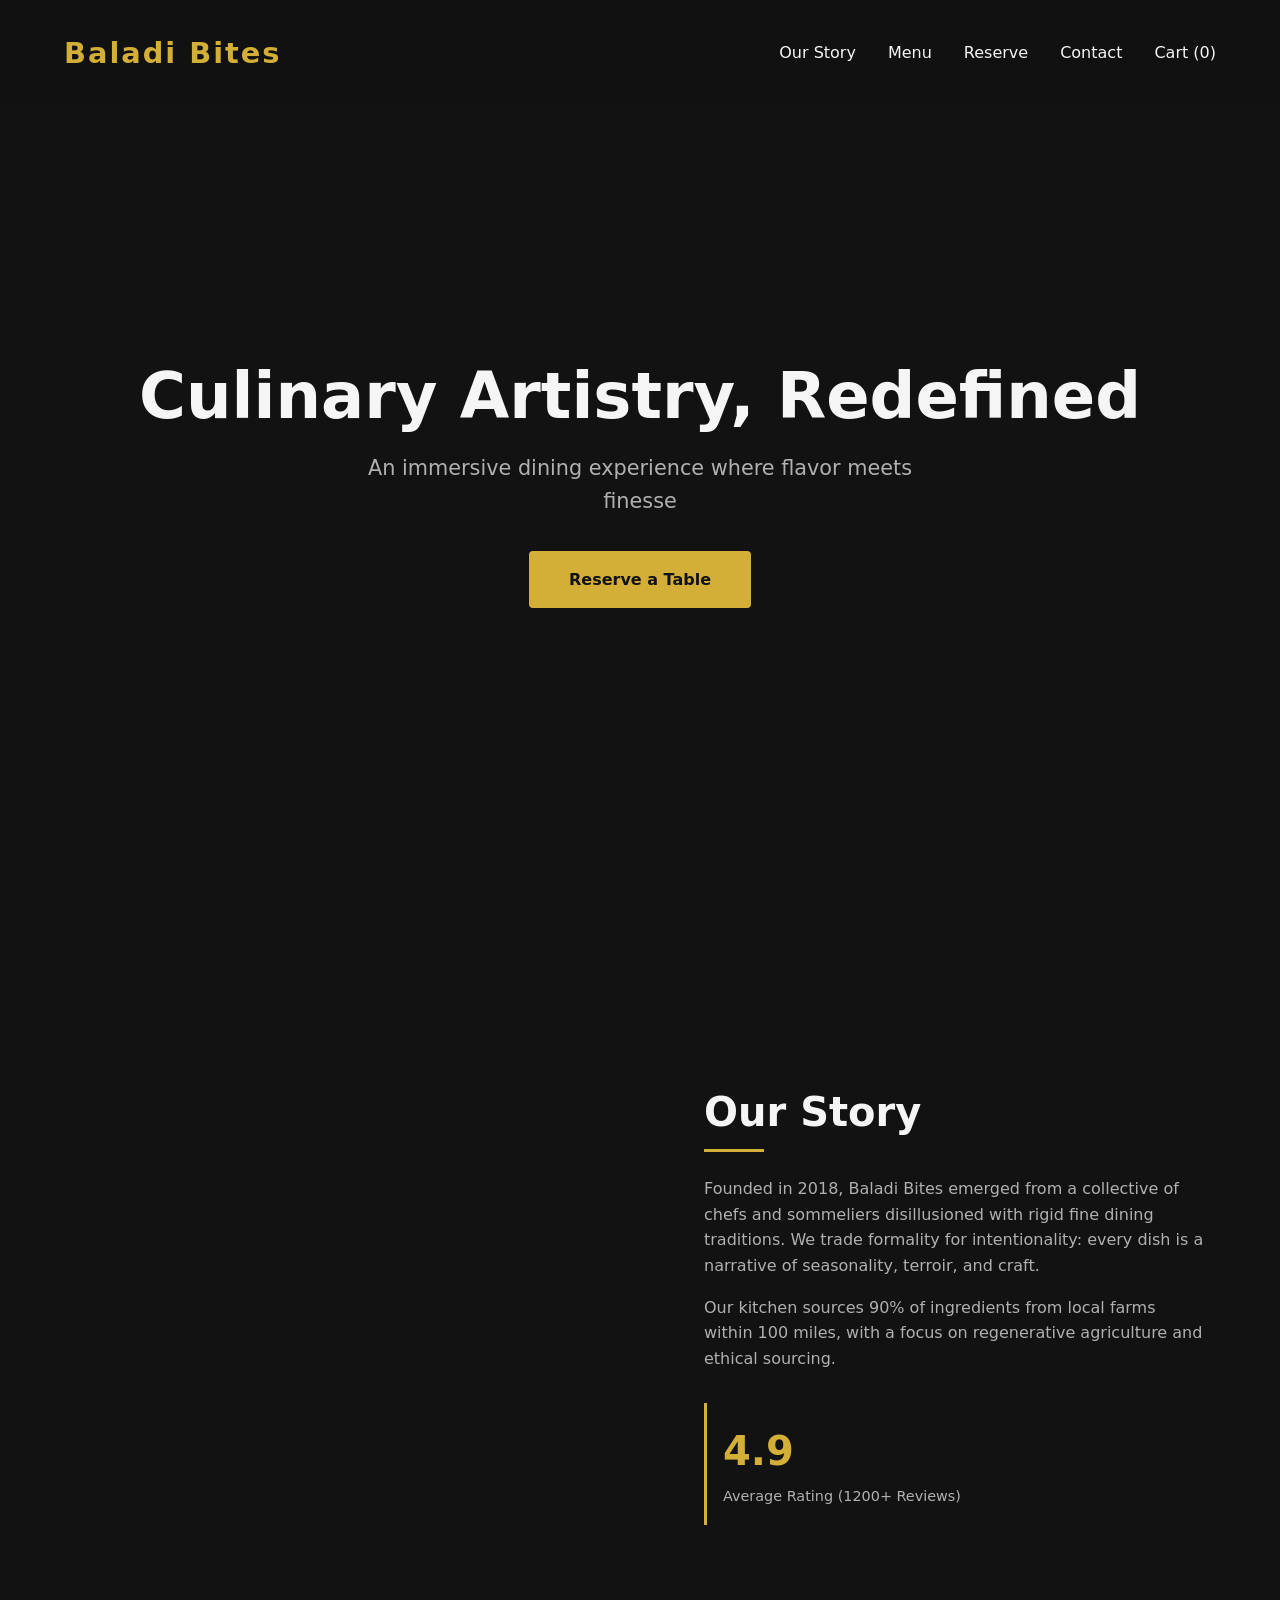
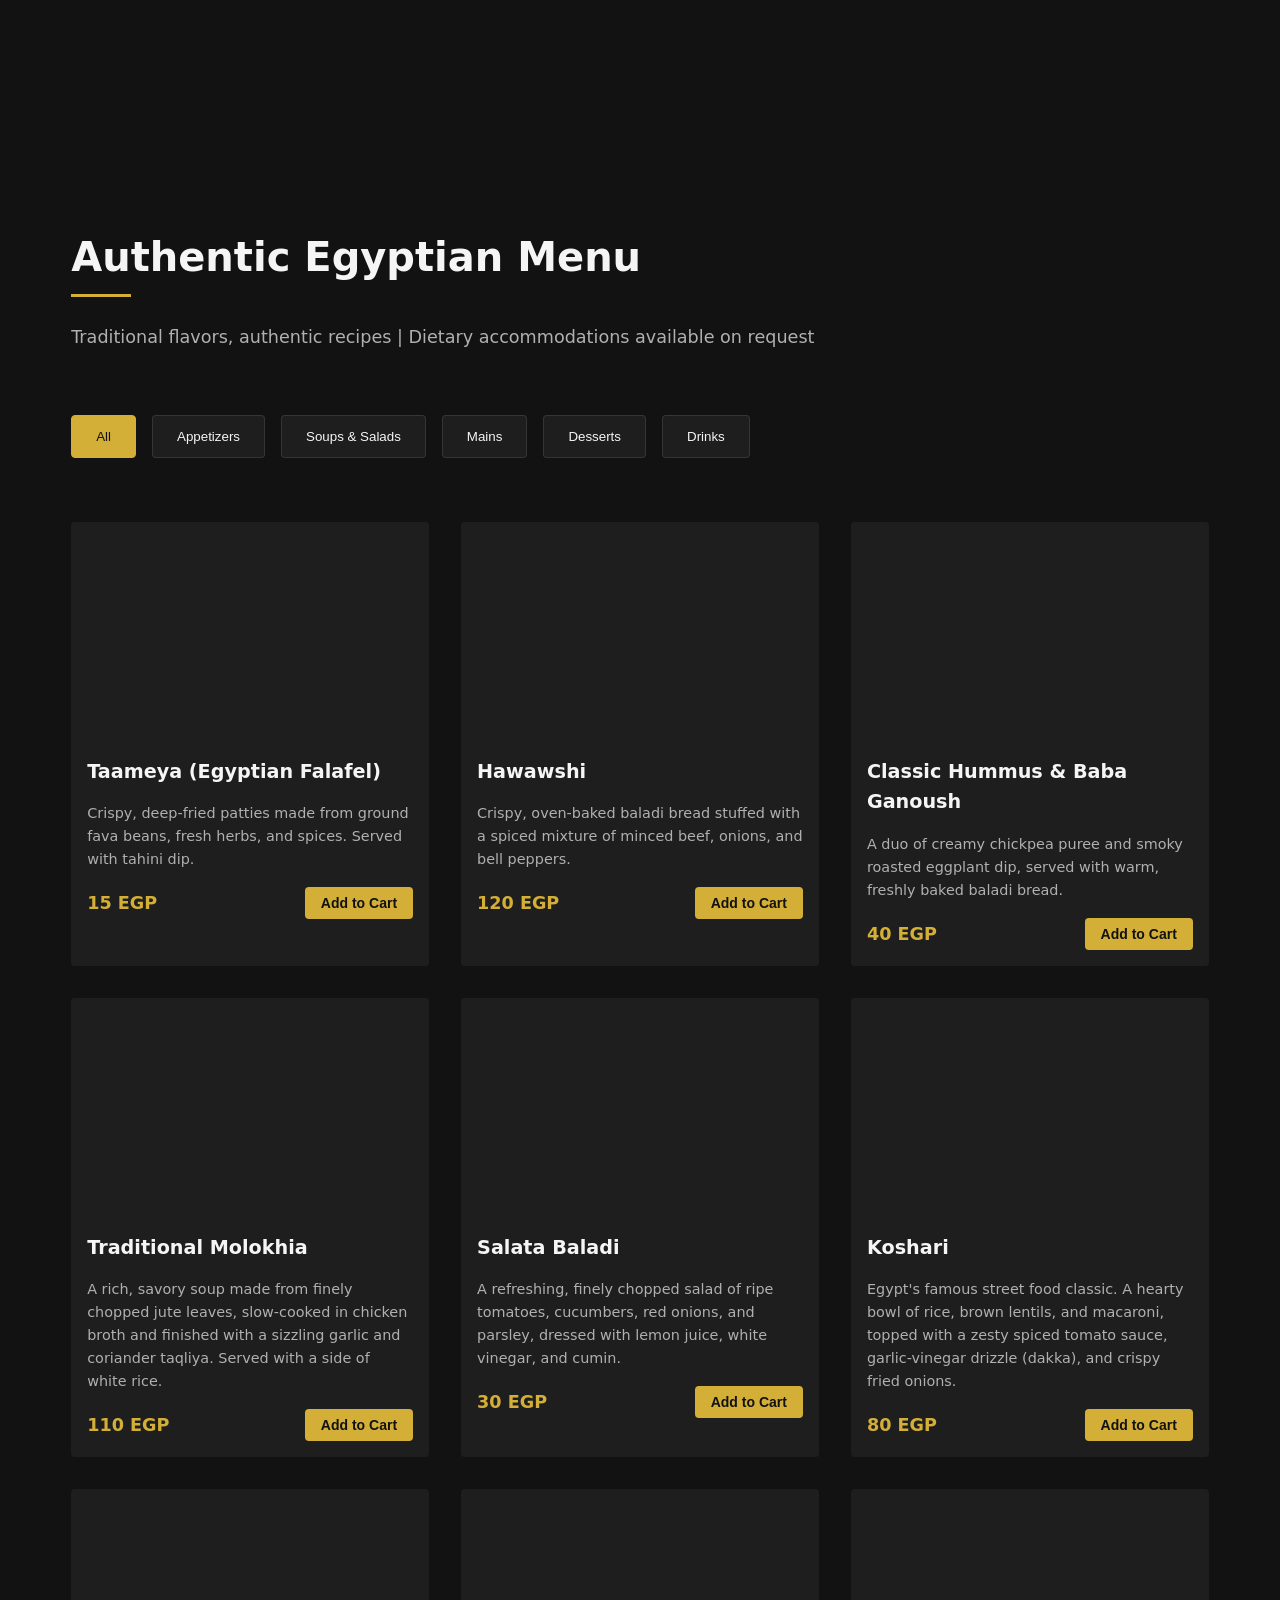
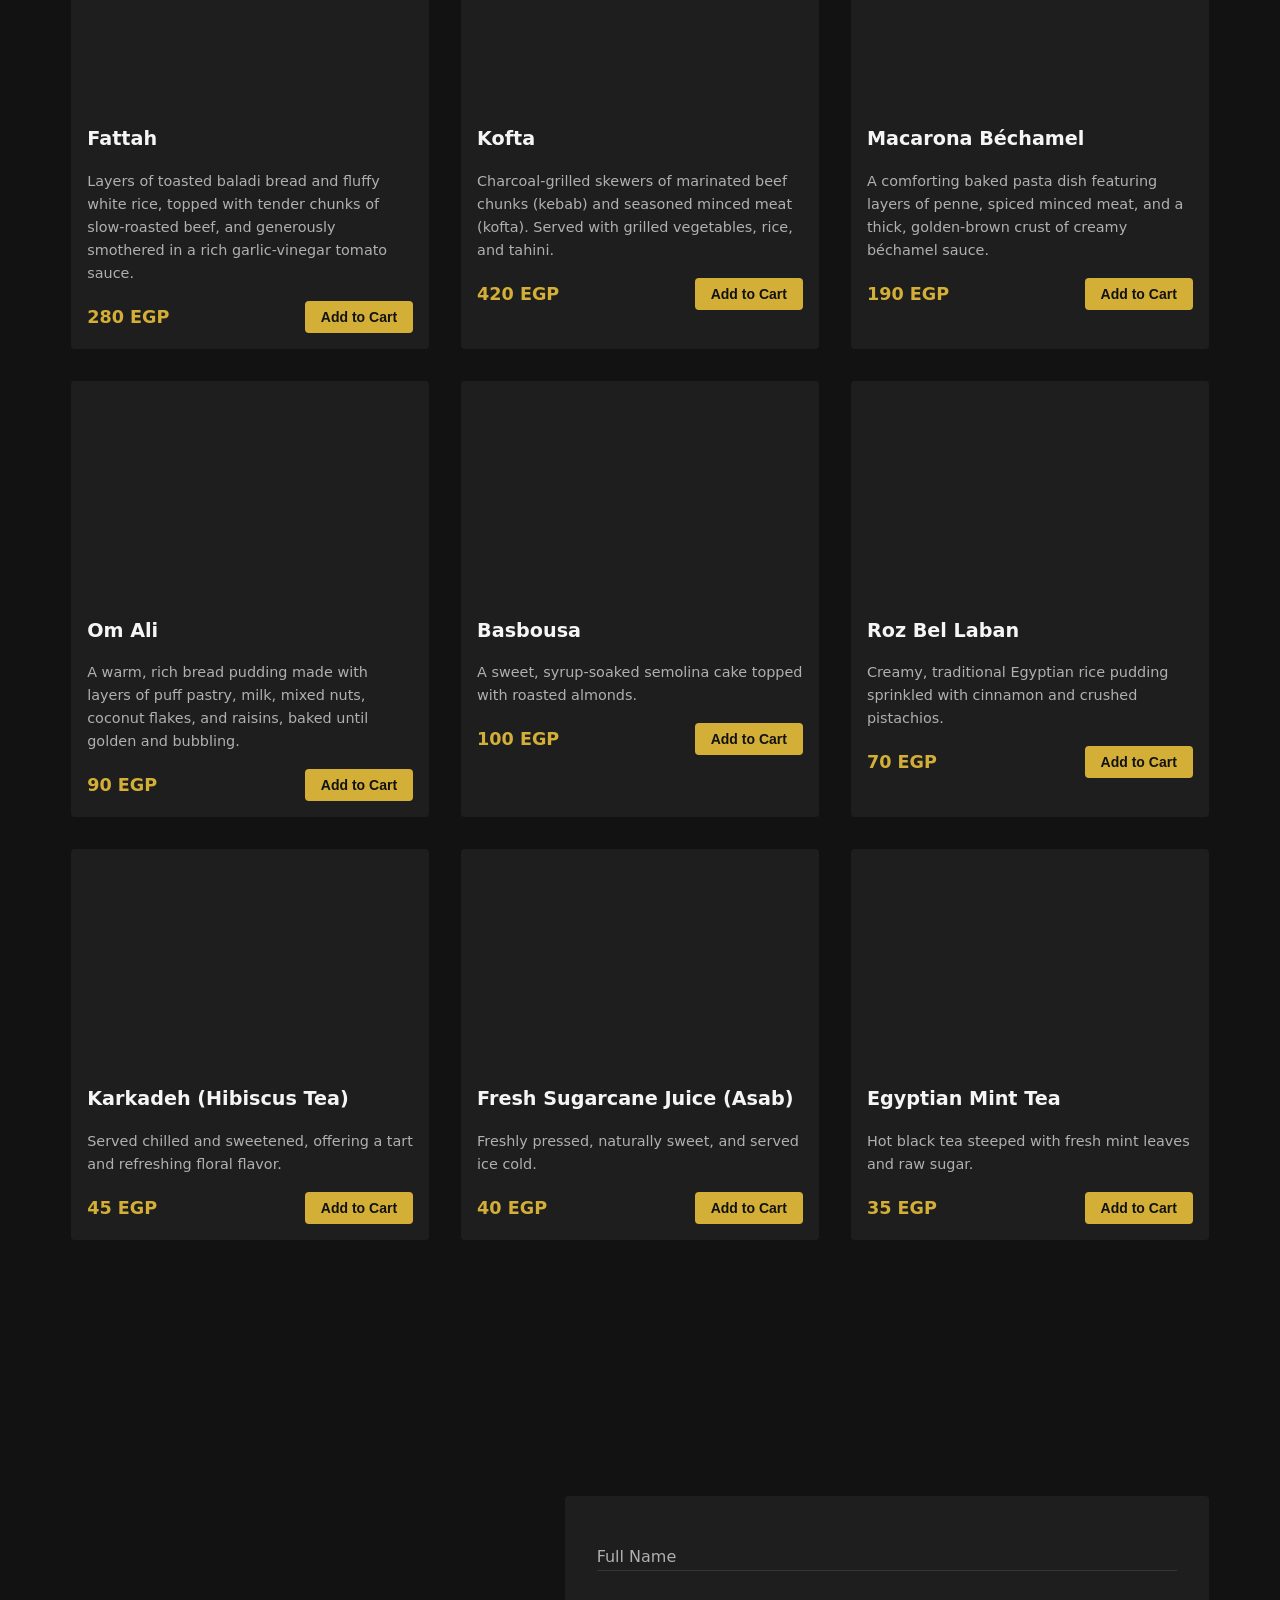
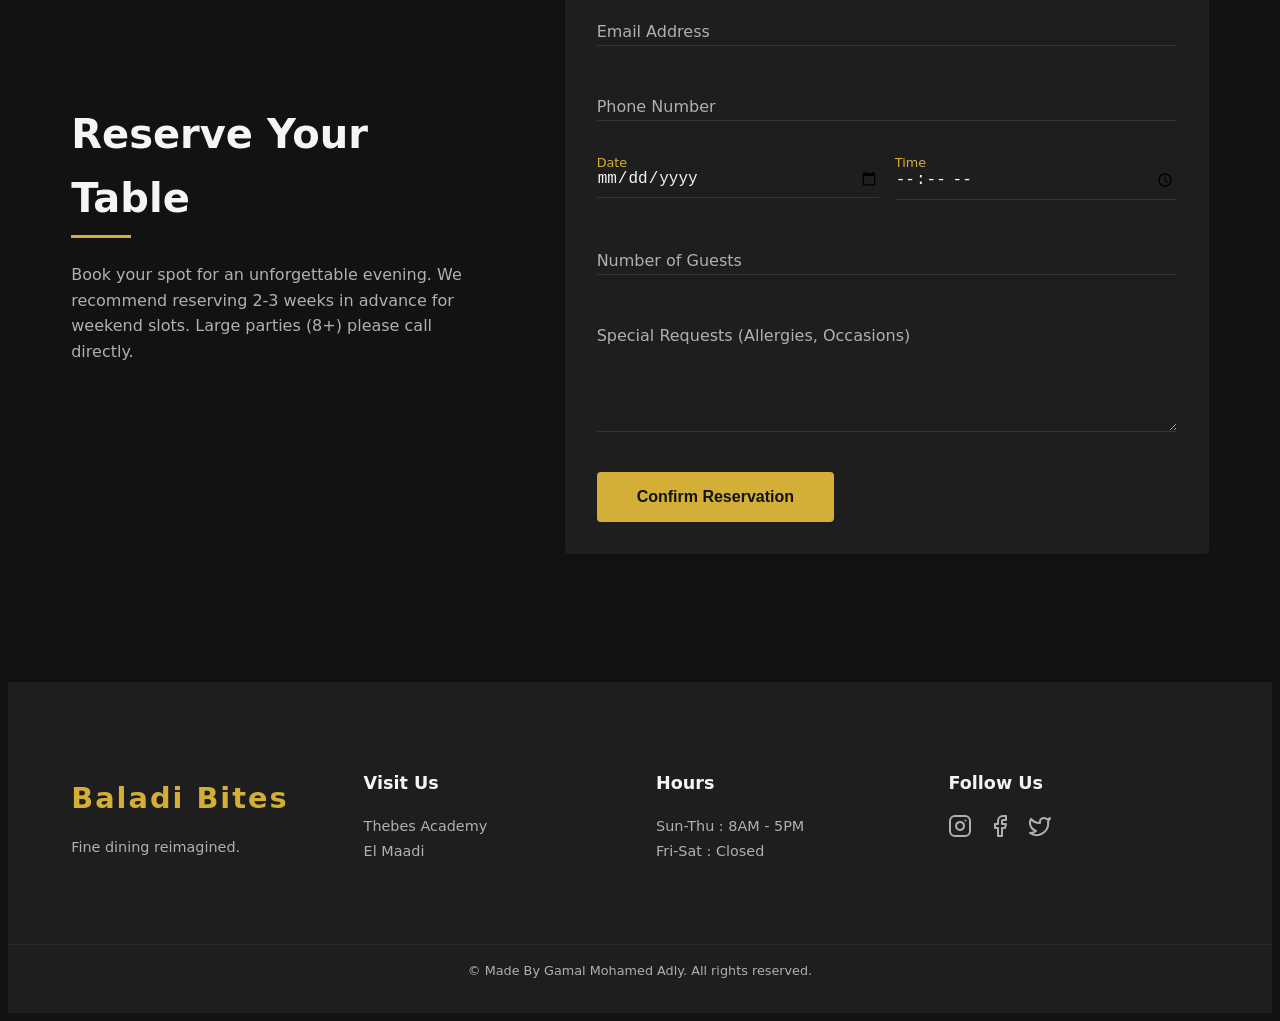
<file: index.html>
<!DOCTYPE html>
<html lang="en">
<head>
    <meta charset="UTF-8">
    <meta name="viewport" content="width=device-width, initial-scale=1.0">
    <title>Baladi Bites | Fine Dining</title>
    <link rel="stylesheet" href="style.css">
</head>
<body>
    <div class="cursor-dot" data-cursor-dot></div>
    
    <!-- Navigation -->
    <header class="header">
        <nav class="nav container">
            <a href="#" class="nav__logo">Baladi Bites</a>
            <ul class="nav__links">
                <li><a href="#story" class="nav__link">Our Story</a></li>
                <li><a href="#menu" class="nav__link">Menu</a></li>
                <li><a href="#reserve" class="nav__link">Reserve</a></li>
                <li><a href="#contact" class="nav__link">Contact</a></li>
                <li><a href="cart.html" class="nav__link">Cart (<span class="cart-count">0</span>)</a></li>
            </ul>
            <button class="hamburger" aria-label="Toggle navigation">
                <span class="hamburger__line"></span>
                <span class="hamburger__line"></span>
                <span class="hamburger__line"></span>
            </button>
        </nav>
        <div class="mobile-nav">
            <ul class="mobile-nav__links">
                <li><a href="#story" class="mobile-nav__link">Our Story</a></li>
                <li><a href="#menu" class="mobile-nav__link">Menu</a></li>
                <li><a href="#reserve" class="mobile-nav__link">Reserve</a></li>
                <li><a href="#contact" class="mobile-nav__link">Contact</a></li>
                <li><a href="cart.html" class="mobile-nav__link">Cart (<span class="cart-count">0</span>)</a></li>
            </ul>
        </div>
    </header>

    <main>
        <!-- Hero Section -->
        <section class="hero">
            <div class="hero__bg"></div>
            <div class="hero__content container">
                <h1 class="hero__title">Culinary Artistry, Redefined</h1>
                <p class="hero__subtitle">An immersive dining experience where flavor meets finesse</p>
                <a href="#reserve" class="btn btn--primary">Reserve a Table</a>
            </div>
        </section>

        <!-- Story Section -->
        <section id="story" class="section story">
            <div class="container story__grid">
                <div class="story__image scroll-reveal">
                    <div class="story__image-wrapper">
                        <!-- Our story image -->
                        <div class="placeholder-image" style="background-image: url('https://images.unsplash.com/photo-1552566626-52f8b828add9?q=80&w=870&auto=format&fit=crop&ixlib=rb-4.1.0&ixid=M3wxMjA3fDB8MHxwaG90by1wYWdlfHx8fGVufDB8fHx8fA%3D%3D')"></div>
                    </div>
                </div>
                <div class="story__text scroll-reveal">
                    <h2 class="section__title">Our Story</h2>
                    <p class="story__paragraph">Founded in 2018, Baladi Bites emerged from a collective of chefs and sommeliers disillusioned with rigid fine dining traditions. We trade formality for intentionality: every dish is a narrative of seasonality, terroir, and craft.</p>
                    <p class="story__paragraph">Our kitchen sources 90% of ingredients from local farms within 100 miles, with a focus on regenerative agriculture and ethical sourcing.</p>
                    <div class="story__stat">
                        <span class="stat__number">4.9</span>
                        <span class="stat__label">Average Rating (1200+ Reviews)</span>
                    </div>
                </div>
            </div>
        </section>

        <!-- Menu Section -->
        <section id="menu" class="section menu">
            <div class="container">
                <h2 class="section__title scroll-reveal">Authentic Egyptian Menu</h2>
                <p class="section__subtitle scroll-reveal">Traditional flavors, authentic recipes | Dietary accommodations available on request</p>
                <div class="menu__tabs scroll-reveal">
                    <button class="menu__tab active" data-category="all">All</button>
                    <button class="menu__tab" data-category="mezze">Appetizers</button>
                    <button class="menu__tab" data-category="soups-salads">Soups & Salads</button>
                    <button class="menu__tab" data-category="mains">Mains</button>
                    <button class="menu__tab" data-category="desserts">Desserts</button>
                    <button class="menu__tab" data-category="beverages">Drinks</button>
                </div>
                <div class="menu__grid">
                    <!-- Mezze (Appetizers) -->
                    <div class="menu-item scroll-reveal" data-category="mezze">
                        <div class="menu-item__image">
                            <div class="placeholder-image small" style="background-image: url('https://images.unsplash.com/photo-1701688596783-231b3764ef67?q=80&w=387&auto=format&fit=crop&ixlib=rb-4.1.0&ixid=M3wxMjA3fDB8MHxwaG90by1wYWdlfHx8fGVufDB8fHx8fA%3D%3D')"></div>
                        </div>
                        <div class="menu-item__content">
                            <h3 class="menu-item__name">Taameya (Egyptian Falafel)</h3>
                            <p class="menu-item__desc">Crispy, deep-fried patties made from ground fava beans, fresh herbs, and spices. Served with tahini dip.</p>
                            <div class="menu-item__action">
                                <span class="menu-item__price">15 EGP</span>
                                <button class="add-to-cart-btn" data-name="Taameya (Egyptian Falafel)" data-image="https://images.unsplash.com/photo-1701688596783-231b3764ef67?q=80&w=387&auto=format&fit=crop&ixlib=rb-4.1.0&ixid=M3wxMjA3fDB8MHxwaG90by1wYWdlfHx8fGVufDB8fHx8fA%3D%3D" data-price="75">Add to Cart</button>
                            </div>
                        </div>
                    </div>
                    <div class="menu-item scroll-reveal" data-category="mezze">
                        <div class="menu-item__image">
                            <div class="placeholder-image small" style="background-image: url('https://tarasmulticulturaltable.com/wp-content/uploads/2021/09/Hawawshi-Egyptian-Meat-Stuffed-Bread-3-of-3.jpg')"></div>
                        </div>
                        <div class="menu-item__content">
                            <h3 class="menu-item__name">Hawawshi</h3>
                            <p class="menu-item__desc">Crispy, oven-baked baladi bread stuffed with a spiced mixture of minced beef, onions, and bell peppers.</p>
                            <div class="menu-item__action">
                                <span class="menu-item__price">120 EGP</span>
                                <button class="add-to-cart-btn" data-name="Hawawshi" data-image="https://tarasmulticulturaltable.com/wp-content/uploads/2021/09/Hawawshi-Egyptian-Meat-Stuffed-Bread-3-of-3.jpg" data-price="120">Add to Cart</button>
                            </div>
                        </div>
                    </div>
                    <div class="menu-item scroll-reveal" data-category="mezze">
                        <div class="menu-item__image">
                            <div class="placeholder-image small" style="background-image: url('https://www.theendlessmeal.com/wp-content/uploads/2018/09/Baba-Ganoush-recipe-750x750.jpg')"></div>
                        </div>
                        <div class="menu-item__content">
                            <h3 class="menu-item__name">Classic Hummus & Baba Ganoush</h3>
                            <p class="menu-item__desc">A duo of creamy chickpea puree and smoky roasted eggplant dip, served with warm, freshly baked baladi bread.</p>
                            <div class="menu-item__action">
                                <span class="menu-item__price">40 EGP</span>
                                <button class="add-to-cart-btn" data-name="Classic Hummus & Baba Ganoush" data-image="https://www.theendlessmeal.com/wp-content/uploads/2018/09/Baba-Ganoush-recipe-750x750.jpg" data-price="90">Add to Cart</button>
                            </div>
                        </div>
                    </div>

                    <!-- Soups & Salads -->
                    <div class="menu-item scroll-reveal" data-category="soups-salads">
                        <div class="menu-item__image">
                            <div class="placeholder-image small" style="background-image: url('https://media.istockphoto.com/id/1490938624/photo/egyptian-traditional-food-molokhyia.jpg?s=612x612&w=0&k=20&c=Lq4S7JiO0O7i8OnydEmXcKAFef3oJOG7vDvZ_4C8KU8=')"></div>
                        </div>
                        <div class="menu-item__content">
                            <h3 class="menu-item__name">Traditional Molokhia</h3>
                            <p class="menu-item__desc">A rich, savory soup made from finely chopped jute leaves, slow-cooked in chicken broth and finished with a sizzling garlic and coriander taqliya. Served with a side of white rice.</p>
                            <div class="menu-item__action">
                                <span class="menu-item__price">110 EGP</span>
                                <button class="add-to-cart-btn" data-name="Traditional Molokhia" data-image="https://media.istockphoto.com/id/1490938624/photo/egyptian-traditional-food-molokhyia.jpg?s=612x612&w=0&k=20&c=Lq4S7JiO0O7i8OnydEmXcKAFef3oJOG7vDvZ_4C8KU8=" data-price="110">Add to Cart</button>
                            </div>
                        </div>
                    </div>
                    <div class="menu-item scroll-reveal" data-category="soups-salads">
                        <div class="menu-item__image">
                            <div class="placeholder-image small" style="background-image: url('https://upload.wikimedia.org/wikipedia/commons/thumb/2/28/Salata_baladi.jpg/1280px-Salata_baladi.jpg')"></div>
                        </div>
                        <div class="menu-item__content">
                            <h3 class="menu-item__name">Salata Baladi</h3>
                            <p class="menu-item__desc">A refreshing, finely chopped salad of ripe tomatoes, cucumbers, red onions, and parsley, dressed with lemon juice, white vinegar, and cumin.</p>
                            <div class="menu-item__action">
                                <span class="menu-item__price">30 EGP</span>
                                <button class="add-to-cart-btn" data-name="Salata Baladi" data-image="https://upload.wikimedia.org/wikipedia/commons/thumb/2/28/Salata_baladi.jpg/1280px-Salata_baladi.jpg" data-price="65">Add to Cart</button>
                            </div>
                        </div>
                    </div>

                    <!-- Main Courses -->
                    <div class="menu-item scroll-reveal" data-category="mains">
                        <div class="menu-item__image">
                            <div class="placeholder-image small" style="background-image: url('https://upload.wikimedia.org/wikipedia/commons/e/e9/Egyptian_food_Koshary.jpg')"></div>
                        </div>
                        <div class="menu-item__content">
                            <h3 class="menu-item__name">Koshari</h3>
                            <p class="menu-item__desc">Egypt's famous street food classic. A hearty bowl of rice, brown lentils, and macaroni, topped with a zesty spiced tomato sauce, garlic-vinegar drizzle (dakka), and crispy fried onions.</p>
                            <div class="menu-item__action">
                                <span class="menu-item__price">80 EGP</span>
                                <button class="add-to-cart-btn" data-name="Koshari" data-image="https://upload.wikimedia.org/wikipedia/commons/e/e9/Egyptian_food_Koshary.jpg" data-price="140">Add to Cart</button>
                            </div>
                        </div>
                    </div>
                    <div class="menu-item scroll-reveal" data-category="mains">
                        <div class="menu-item__image">
                            <div class="placeholder-image small" style="background-image: url('https://www.unileverfoodsolutions.eg/dam/global-ufs/mcos/meps/arabia/calcmenu/recipes/EG-recipes/In-Development/beef-shank-over-egyptian-fatta/main-header.jpg')"></div>
                        </div>
                        <div class="menu-item__content">
                            <h3 class="menu-item__name">Fattah</h3>
                            <p class="menu-item__desc">Layers of toasted baladi bread and fluffy white rice, topped with tender chunks of slow-roasted beef, and generously smothered in a rich garlic-vinegar tomato sauce.</p>
                            <div class="menu-item__action">
                                <span class="menu-item__price">280 EGP</span>
                                <button class="add-to-cart-btn" data-name="Fattah" data-image="https://www.unileverfoodsolutions.eg/dam/global-ufs/mcos/meps/arabia/calcmenu/recipes/EG-recipes/In-Development/beef-shank-over-egyptian-fatta/main-header.jpg" data-price="280">Add to Cart</button>
                            </div>
                        </div>
                    </div>
                    <div class="menu-item scroll-reveal" data-category="mains">
                        <div class="menu-item__image">
                            <div class="placeholder-image small" style="background-image: url('https://www.seriouseats.com/thmb/VDkcBrPDtVa4kBHa6XvklX2taB8=/1500x0/filters:no_upscale():max_bytes(150000):strip_icc()/__opt__aboutcom__coeus__resources__content_migration__serious_eats__seriouseats.com__recipes__images__20090813-lamb-kofta-4cea300ea5664787995b284c6a5ea9bb.jpg')"></div>
                        </div>
                        <div class="menu-item__content">
                            <h3 class="menu-item__name">Kofta</h3>
                            <p class="menu-item__desc">Charcoal-grilled skewers of marinated beef chunks (kebab) and seasoned minced meat (kofta). Served with grilled vegetables, rice, and tahini.</p>
                            <div class="menu-item__action">
                                <span class="menu-item__price">420 EGP</span>
                                <button class="add-to-cart-btn" data-name="Kofta" data-image="https://www.seriouseats.com/thmb/VDkcBrPDtVa4kBHa6XvklX2taB8=/1500x0/filters:no_upscale():max_bytes(150000):strip_icc()/__opt__aboutcom__coeus__resources__content_migration__serious_eats__seriouseats.com__recipes__images__20090813-lamb-kofta-4cea300ea5664787995b284c6a5ea9bb.jpg" data-price="420">Add to Cart</button>
                            </div>
                        </div>
                    </div>
                    <div class="menu-item scroll-reveal" data-category="mains">
                        <div class="menu-item__image">
                            <div class="placeholder-image small" style="background-image: url('https://tarasmulticulturaltable.com/wp-content/uploads/2019/01/Macarona-Bechamel-Egyptian-Baked-Pasta-2-of-3.jpg')"></div>
                        </div>
                        <div class="menu-item__content">
                            <h3 class="menu-item__name">Macarona Béchamel</h3>
                            <p class="menu-item__desc">A comforting baked pasta dish featuring layers of penne, spiced minced meat, and a thick, golden-brown crust of creamy béchamel sauce.</p>
                            <div class="menu-item__action">
                                <span class="menu-item__price">190 EGP</span>
                                <button class="add-to-cart-btn" data-name="Macarona Béchamel" data-image="https://tarasmulticulturaltable.com/wp-content/uploads/2019/01/Macarona-Bechamel-Egyptian-Baked-Pasta-2-of-3.jpg" data-price="190">Add to Cart</button>
                            </div>
                        </div>
                    </div>

                    <!-- Desserts -->
                    <div class="menu-item scroll-reveal" data-category="desserts">
                        <div class="menu-item__image">
                            <div class="placeholder-image small" style="background-image: url('https://t3.ftcdn.net/jpg/07/62/13/36/360_F_762133669_JiKxY4Dh9N9XXSTaU0Bs4FVhsabb4Xl3.jpg')"></div>
                        </div>
                        <div class="menu-item__content">
                            <h3 class="menu-item__name">Om Ali</h3>
                            <p class="menu-item__desc">A warm, rich bread pudding made with layers of puff pastry, milk, mixed nuts, coconut flakes, and raisins, baked until golden and bubbling.</p>
                            <div class="menu-item__action">
                                <span class="menu-item__price">90 EGP</span>
                                <button class="add-to-cart-btn" data-name="Om Ali" data-image="https://t3.ftcdn.net/jpg/07/62/13/36/360_F_762133669_JiKxY4Dh9N9XXSTaU0Bs4FVhsabb4Xl3.jpg" data-price="110">Add to Cart</button>
                            </div>
                        </div>
                    </div>
                    <div class="menu-item scroll-reveal" data-category="desserts">
                        <div class="menu-item__image">
                            <div class="placeholder-image small" style="background-image: url('https://thumbs.dreamstime.com/b/square-piece-basbousa-cream-held-fork-above-tray-dessert-has-golden-brown-crust-topped-crushed-384916424.jpg')"></div>
                        </div>
                        <div class="menu-item__content">
                            <h3 class="menu-item__name">Basbousa</h3>
                            <p class="menu-item__desc">A sweet, syrup-soaked semolina cake topped with roasted almonds.</p>
                            <div class="menu-item__action">
                                <span class="menu-item__price">100 EGP</span>
                                <button class="add-to-cart-btn" data-name="Basbousa" data-image="https://thumbs.dreamstime.com/b/square-piece-basbousa-cream-held-fork-above-tray-dessert-has-golden-brown-crust-topped-crushed-384916424.jpg" data-price="85">Add to Cart</button>
                            </div>
                        </div>
                    </div>
                    <div class="menu-item scroll-reveal" data-category="desserts">
                        <div class="menu-item__image">
                            <div class="placeholder-image small" style="background-image: url('https://www.osiristours.com/wp-content/uploads/2023/12/Roz-Bel-Laban.jpg')"></div>
                        </div>
                        <div class="menu-item__content">
                            <h3 class="menu-item__name">Roz Bel Laban</h3>
                            <p class="menu-item__desc">Creamy, traditional Egyptian rice pudding sprinkled with cinnamon and crushed pistachios.</p>
                            <div class="menu-item__action">
                                <span class="menu-item__price">70 EGP</span>
                                <button class="add-to-cart-btn" data-name="Roz Bel Laban" data-image="https://www.osiristours.com/wp-content/uploads/2023/12/Roz-Bel-Laban.jpg" data-price="70">Add to Cart</button>
                            </div>
                        </div>
                    </div>

                    <!-- Beverages -->
                    <div class="menu-item scroll-reveal" data-category="beverages">
                        <div class="menu-item__image">
                            <div class="placeholder-image small" style="background-image: url('https://static.vecteezy.com/system/resources/previews/075/407/500/large_2x/egyptian-karkadeh-hibiscus-tea-free-photo.jpg')"></div>
                        </div>
                        <div class="menu-item__content">
                            <h3 class="menu-item__name">Karkadeh (Hibiscus Tea)</h3>
                            <p class="menu-item__desc">Served chilled and sweetened, offering a tart and refreshing floral flavor.</p>
                            <div class="menu-item__action">
                                <span class="menu-item__price">45 EGP</span>
                                <button class="add-to-cart-btn" data-name="Karkadeh (Hibiscus Tea)" data-image="https://static.vecteezy.com/system/resources/previews/075/407/500/large_2x/egyptian-karkadeh-hibiscus-tea-free-photo.jpg" data-price="45">Add to Cart</button>
                            </div>
                        </div>
                    </div>
                    <div class="menu-item scroll-reveal" data-category="beverages">
                        <div class="menu-item__image">
                            <div class="placeholder-image small" style="background-image: url('https://t4.ftcdn.net/jpg/05/88/95/49/360_F_588954911_S2dXt8djD0SJ03XFjbmGKepOZfJwVFGn.jpg')"></div>
                        </div>
                        <div class="menu-item__content">
                            <h3 class="menu-item__name">Fresh Sugarcane Juice (Asab)</h3>
                            <p class="menu-item__desc">Freshly pressed, naturally sweet, and served ice cold.</p>
                            <div class="menu-item__action">
                                <span class="menu-item__price">40 EGP</span>
                                <button class="add-to-cart-btn" data-name="Fresh Sugarcane Juice (Asab)" data-image="https://t4.ftcdn.net/jpg/05/88/95/49/360_F_588954911_S2dXt8djD0SJ03XFjbmGKepOZfJwVFGn.jpg" data-price="40">Add to Cart</button>
                            </div>
                        </div>
                    </div>
                    <div class="menu-item scroll-reveal" data-category="beverages">
                        <div class="menu-item__image">
                            <div class="placeholder-image small" style="background-image: url('https://img.freepik.com/premium-photo/refreshing-glass-iced-tea-with-mint-leaves_1306868-11833.jpg?semt=ais_hybrid&w=740&q=80')"></div>
                        </div>
                        <div class="menu-item__content">
                            <h3 class="menu-item__name">Egyptian Mint Tea</h3>
                            <p class="menu-item__desc">Hot black tea steeped with fresh mint leaves and raw sugar.</p>
                            <div class="menu-item__action">
                                <span class="menu-item__price">35 EGP</span>
                                <button class="add-to-cart-btn" data-name="Egyptian Mint Tea" data-image="https://img.freepik.com/premium-photo/refreshing-glass-iced-tea-with-mint-leaves_1306868-11833.jpg?semt=ais_hybrid&w=740&q=80" data-price="35">Add to Cart</button>
                            </div>
                        </div>
                    </div>
                </div>
            </div>
        </section>

        <!-- Reservation Section -->
        <section id="reserve" class="section reserve">
            <div class="container reserve__grid">
                <div class="reserve__text scroll-reveal">
                    <h2 class="section__title">Reserve Your Table</h2>
                    <p class="reserve__paragraph">Book your spot for an unforgettable evening. We recommend reserving 2-3 weeks in advance for weekend slots. Large parties (8+) please call directly.</p>
                </div>
                <form class="reserve__form scroll-reveal" id="reservation-form">
                    <div class="form-group">
                        <input type="text" id="name" placeholder=" " required>
                        <label for="name">Full Name</label>
                    </div>
                    <div class="form-group">
                        <input type="email" id="email" placeholder=" " required>
                        <label for="email">Email Address</label>
                    </div>
                    <div class="form-group">
                        <input type="tel" id="phone" placeholder=" " required>
                        <label for="phone">Phone Number</label>
                    </div>
                    <div class="form-row">
                        <div class="form-group">
                            <input type="date" id="date" placeholder=" " required>
                            <label for="date">Date</label>
                        </div>
                        <div class="form-group">
                            <input type="time" id="time" placeholder=" " required>
                            <label for="time">Time</label>
                        </div>
                    </div>
                    <div class="form-group">
                        <input type="number" id="guests" placeholder=" " min="1" max="12" required>
                        <label for="guests">Number of Guests</label>
                    </div>
                    <div class="form-group">
                        <textarea id="notes" placeholder=" " rows="3"></textarea>
                        <label for="notes">Special Requests (Allergies, Occasions)</label>
                    </div>
                    <button type="submit" class="btn btn--primary">Confirm Reservation</button>
                </form>
            </div>
        </section>
    </main>

    <!-- Footer -->
    <footer id="contact" class="footer">
        <div class="container footer__grid">
            <div class="footer__col scroll-reveal">
                <h3 class="footer__title">Baladi Bites</h3>
                <p class="footer__text">Fine dining reimagined.</p>
            </div>
            <div class="footer__col scroll-reveal">
                <h4 class="footer__subtitle">Visit Us</h4>
                <p class="footer__text">Thebes Academy<br>El Maadi</p>
            </div>
            <div class="footer__col scroll-reveal">
                <h4 class="footer__subtitle">Hours</h4>
                <p class="footer__text">Sun-Thu : 8AM - 5PM<br>Fri-Sat : Closed</p>
            </div>
            <div class="footer__col scroll-reveal">
                <h4 class="footer__subtitle">Follow Us</h4>
                <div class="footer__social">
                    <a href="#" class="social-icon" aria-label="Instagram">
                        <svg xmlns="http://www.w3.org/2000/svg" width="24" height="24" viewBox="0 0 24 24" fill="none" stroke="currentColor" stroke-width="2" stroke-linecap="round" stroke-linejoin="round"><rect x="2" y="2" width="20" height="20" rx="5" ry="5"></rect><path d="M16 11.37A4 4 0 1 1 12.63 8 4 4 0 0 1 16 11.37z"></path><line x1="17.5" y1="6.5" x2="17.51" y2="6.5"></line></svg>
                    </a>
                    <a href="#" class="social-icon" aria-label="Facebook">
                        <svg xmlns="http://www.w3.org/2000/svg" width="24" height="24" viewBox="0 0 24 24" fill="none" stroke="currentColor" stroke-width="2" stroke-linecap="round" stroke-linejoin="round"><path d="M18 2h-3a5 5 0 0 0-5 5v3H7v4h3v8h4v-8h3l1-4h-4V7a1 1 0 0 1 1-1h3z"></path></svg>
                    </a>
                    <a href="#" class="social-icon" aria-label="Twitter">
                        <svg xmlns="http://www.w3.org/2000/svg" width="24" height="24" viewBox="0 0 24 24" fill="none" stroke="currentColor" stroke-width="2" stroke-linecap="round" stroke-linejoin="round"><path d="M22 4s-.7 2.1-2 3.4c1.6 10-9.4 17.3-18 11.6 2.2.1 4.4-.6 6-2C3 15.5.5 9.6 3 5c2.2 2.6 5.6 4.1 9 4-.9-4.2 4-6.6 7-3.8 1.1 0 3-1.2 3-1.2z"></path></svg>
                    </a>
                </div>
            </div>
        </div>
        <div class="footer__bottom">
            <p class="container">&copy; Made By Gamal Mohamed Adly. All rights reserved.</p>
        </div>
    </footer>

    <script src="script.js"></script>
</body>
</html>
</file>
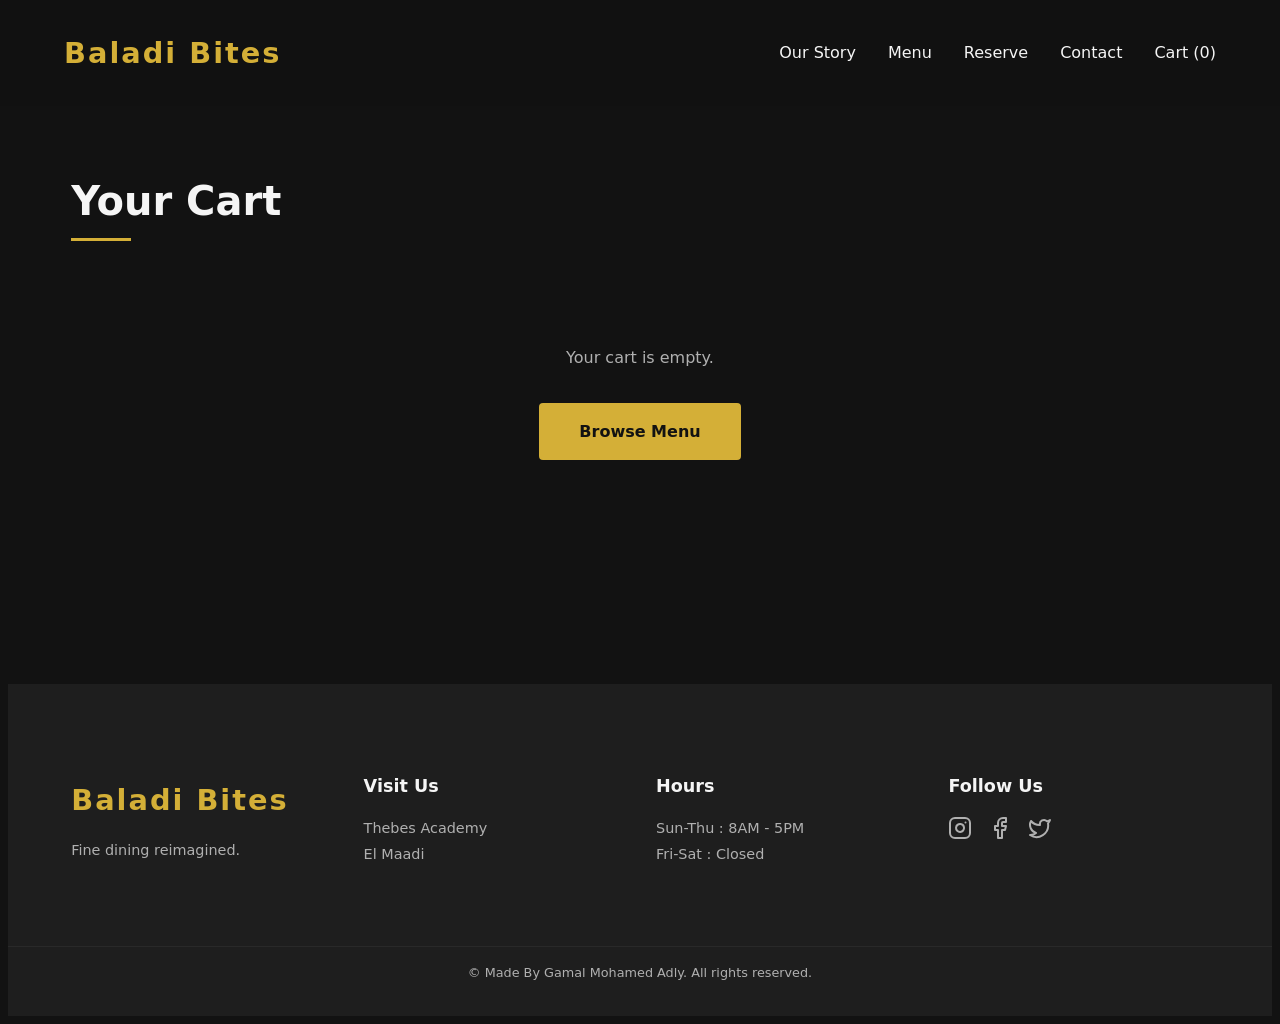
<file: cart.html>
<!DOCTYPE html>
<html lang="en">
<head>
    <meta charset="UTF-8">
    <meta name="viewport" content="width=device-width, initial-scale=1.0">
    <title>Cart | Baladi Bites</title>
    <link rel="stylesheet" href="style.css">
    <style>
        #cart-container {
            display: flex;
            flex-direction: column;
            gap: 1rem;
            margin-bottom: 2rem;
        }
        .cart-item {
            display: flex;
            justify-content: space-between;
            align-items: center;
            background: var(--bg-secondary);
            padding: var(--spacing-sm);
            border-radius: var(--border-radius);
        }
        .cart-item__info {
            flex: 1;
        }
        .cart-item__name {
            font-size: 1.1rem;
            margin-bottom: 0.25rem;
        }
        .cart-item__details {
            color: var(--text-secondary);
            font-size: 0.9rem;
        }
        .cart-item__image {
            width: 60px;
            height: 60px;
            border-radius: var(--border-radius);
            overflow: hidden;
            margin-right: 1rem;
            flex-shrink: 0;
        }
        .cart-item__image img {
            width: 100%;
            height: 100%;
            object-fit: cover;
        }
        .cart-item__remove {
            background: none;
            border: 1px solid rgba(255, 255, 255, 0.2);
            color: var(--text-primary);
            padding: 0.4rem 0.8rem;
            border-radius: var(--border-radius);
            cursor: pointer;
            transition: var(--transition);
        }
        .cart-item__remove:hover {
            background: #c0392b;
            border-color: #c0392b;
        }
        .cart-summary {
            text-align: center;
            padding: var(--spacing-md);
            background: var(--bg-secondary);
            border-radius: var(--border-radius);
        }
        .cart-summary__total {
            font-size: 1.5rem;
            margin-bottom: 1rem;
        }
        .cart-empty {
            text-align: center;
            padding: var(--spacing-lg);
            color: var(--text-secondary);
        }
        .modal-overlay {
            position: fixed;
            top: 0;
            left: 0;
            width: 100%;
            height: 100%;
            background: rgba(0,0,0,0.7);
            display: flex;
            align-items: center;
            justify-content: center;
            z-index: 9999;
        }
        .modal {
            background: var(--bg-secondary);
            padding: var(--spacing-md);
            border-radius: var(--border-radius);
            width: 90%;
            max-width: 450px;
        }
        .modal h3 {
            margin-bottom: 1.5rem;
            font-size: 1.3rem;
        }
        .success-notification {
            position: fixed;
            top: 50%;
            left: 50%;
            transform: translate(-50%, -50%);
            background: var(--accent);
            color: var(--bg-primary);
            padding: 2rem 2.5rem;
            border-radius: var(--border-radius);
            font-weight: 700;
            font-size: 1.2rem;
            z-index: 9999;
            box-shadow: 0 4px 20px rgba(0,0,0,0.5);
            text-align: center;
            animation: popIn 0.3s ease;
        }
        @keyframes popIn {
            from { opacity: 0; transform: translate(-50%, -50%) scale(0.8); }
            to { opacity: 1; transform: translate(-50%, -50%) scale(1); }
        }
    </style>
</head>
<body>
    <div class="cursor-dot" data-cursor-dot></div>

    <header class="header">
        <nav class="nav container">
            <a href="index.html" class="nav__logo">Baladi Bites</a>
            <ul class="nav__links">
                <li><a href="index.html#story" class="nav__link">Our Story</a></li>
                <li><a href="index.html#menu" class="nav__link">Menu</a></li>
                <li><a href="index.html#reserve" class="nav__link">Reserve</a></li>
                <li><a href="index.html#contact" class="nav__link">Contact</a></li>
                <li><a href="cart.html" class="nav__link">Cart (<span class="cart-count">0</span>)</a></li>
            </ul>
            <button class="hamburger" aria-label="Toggle navigation">
                <span class="hamburger__line"></span>
                <span class="hamburger__line"></span>
                <span class="hamburger__line"></span>
            </button>
        </nav>
        <div class="mobile-nav">
            <ul class="mobile-nav__links">
                <li><a href="index.html#story" class="mobile-nav__link">Our Story</a></li>
                <li><a href="index.html#menu" class="mobile-nav__link">Menu</a></li>
                <li><a href="index.html#reserve" class="mobile-nav__link">Reserve</a></li>
                <li><a href="index.html#contact" class="mobile-nav__link">Contact</a></li>
                <li><a href="cart.html" class="mobile-nav__link">Cart (<span class="cart-count">0</span>)</a></li>
            </ul>
        </div>
    </header>

    <main>
        <section class="section">
            <div class="container">
                <h2 class="section__title" style="margin-bottom: 2rem;">Your Cart</h2>
                <div id="cart-container"></div>
                <div class="cart-summary" id="cart-summary">
                    <p class="cart-summary__total">Total: <span id="cart-total">0</span> EGP</p>
                    <button class="btn btn--primary" onclick="checkout()">Proceed to Checkout</button>
                </div>
            </div>
        </section>
    </main>

    <footer id="contact" class="footer">
        <div class="container footer__grid">
            <div class="footer__col scroll-reveal">
                <h3 class="footer__title">Baladi Bites</h3>
                <p class="footer__text">Fine dining reimagined.</p>
            </div>
            <div class="footer__col scroll-reveal">
                <h4 class="footer__subtitle">Visit Us</h4>
                <p class="footer__text">Thebes Academy<br>El Maadi</p>
            </div>
            <div class="footer__col scroll-reveal">
                <h4 class="footer__subtitle">Hours</h4>
                <p class="footer__text">Sun-Thu : 8AM - 5PM<br>Fri-Sat : Closed</p>
            </div>
            <div class="footer__col scroll-reveal">
                <h4 class="footer__subtitle">Follow Us</h4>
                <div class="footer__social">
                    <a href="#" class="social-icon" aria-label="Instagram">
                        <svg xmlns="http://www.w3.org/2000/svg" width="24" height="24" viewBox="0 0 24 24" fill="none" stroke="currentColor" stroke-width="2" stroke-linecap="round" stroke-linejoin="round"><rect x="2" y="2" width="20" height="20" rx="5" ry="5"></rect><path d="M16 11.37A4 4 0 1 1 12.63 8 4 4 0 0 1 16 11.37z"></path><line x1="17.5" y1="6.5" x2="17.51" y2="6.5"></line></svg>
                    </a>
                    <a href="#" class="social-icon" aria-label="Facebook">
                        <svg xmlns="http://www.w3.org/2000/svg" width="24" height="24" viewBox="0 0 24 24" fill="none" stroke="currentColor" stroke-width="2" stroke-linecap="round" stroke-linejoin="round"><path d="M18 2h-3a5 5 0 0 0-5 5v3H7v4h3v8h4v-8h3l1-4h-4V7a1 1 0 0 1 1-1h3z"></path></svg>
                    </a>
                    <a href="#" class="social-icon" aria-label="Twitter">
                        <svg xmlns="http://www.w3.org/2000/svg" width="24" height="24" viewBox="0 0 24 24" fill="none" stroke="currentColor" stroke-width="2" stroke-linecap="round" stroke-linejoin="round"><path d="M22 4s-.7 2.1-2 3.4c1.6 10-9.4 17.3-18 11.6 2.2.1 4.4-.6 6-2C3 15.5.5 9.6 3 5c2.2 2.6 5.6 4.1 9 4-.9-4.2 4-6.6 7-3.8 1.1 0 3-1.2 3-1.2z"></path></svg>
                    </a>
                </div>
            </div>
        </div>
        <div class="footer__bottom">
            <p class="container">&copy; Made By Gamal Mohamed Adly. All rights reserved.</p>
        </div>
    </footer>

    <script src="script.js"></script>
    <script>
        function renderCart() {
            const cart = JSON.parse(localStorage.getItem('restaurantCart')) || [];
            const container = document.getElementById('cart-container');
            const totalEl = document.getElementById('cart-total');

            if (cart.length === 0) {
                container.innerHTML = '<div class="cart-empty"><p>Your cart is empty.</p><a href="index.html#menu" class="btn btn--primary" style="margin-top:1rem;">Browse Menu</a></div>';
                document.getElementById('cart-summary').style.display = 'none';
                return;
            }

            document.getElementById('cart-summary').style.display = 'block';

            let total = 0;
            let html = '';
            cart.forEach((item, index) => {
                const itemTotal = item.price * item.quantity;
                total += itemTotal;
                const img = item.image ? `<div class="cart-item__image"><img src="${item.image}" alt="${item.name}"></div>` : '';
                html += `
                    <div class="cart-item">
                        ${img}
                        <div class="cart-item__info">
                            <p class="cart-item__name">${item.name}</p>
                            <p class="cart-item__details">${item.price} EGP x ${item.quantity} = ${itemTotal} EGP</p>
                        </div>
                        <button class="cart-item__remove" onclick="removeItem(${index})">Remove</button>
                    </div>
                `;
            });
            container.innerHTML = html;
            totalEl.textContent = total;
        }

        function removeItem(index) {
            let cart = JSON.parse(localStorage.getItem('restaurantCart')) || [];
            cart.splice(index, 1);
            localStorage.setItem('restaurantCart', JSON.stringify(cart));
            renderCart();
            if (typeof updateCartCount === 'function') updateCartCount();
        }

        function checkout() {
            const cart = JSON.parse(localStorage.getItem('restaurantCart')) || [];
            if (cart.length === 0) return;

            const overlay = document.createElement('div');
            overlay.className = 'modal-overlay';
            overlay.innerHTML = `
                <div class="modal">
                    <h3>Complete Your Order</h3>
                    <form id="checkout-form">
                        <div class="form-group">
                            <input type="text" id="c-name" placeholder=" " required>
                            <label for="c-name">Full Name</label>
                        </div>
                        <div class="form-group">
                            <input type="email" id="c-email" placeholder=" " required>
                            <label for="c-email">Email Address</label>
                        </div>
                        <div class="form-group">
                            <input type="tel" id="c-phone" placeholder=" " required>
                            <label for="c-phone">Phone Number</label>
                        </div>
                        <div class="form-group">
                            <textarea id="c-address" placeholder=" " rows="2" required></textarea>
                            <label for="c-address">Delivery Address</label>
                        </div>
                        <button type="submit" class="btn btn--primary" style="width:100%;">Place Order</button>
                        <button type="button" class="btn" style="width:100%;background:transparent;border:1px solid rgba(255,255,255,0.2);margin-top:0.5rem;" onclick="this.closest('.modal-overlay').remove()">Cancel</button>
                    </form>
                </div>
            `;
            document.body.appendChild(overlay);

            document.getElementById('checkout-form').addEventListener('submit', (e) => {
                e.preventDefault();
                localStorage.removeItem('restaurantCart');
                overlay.remove();
                showSuccess('Your order has been processed! Thank you for your purchase.');
                renderCart();
                if (typeof updateCartCount === 'function') updateCartCount();
            });
        }

        function showSuccess(message) {
            const el = document.createElement('div');
            el.className = 'success-notification';
            el.textContent = message;
            document.body.appendChild(el);
            setTimeout(() => el.remove(), 4000);
        }

        document.addEventListener('DOMContentLoaded', () => {
            renderCart();
            if (typeof updateCartCount === 'function') updateCartCount();
        });
    </script>
</body>
</html>
</file>
<file: style.css>
/* CSS Variables */ 
:root {     
    --bg-primary: #121212;     
    --bg-secondary: #1e1e1e;     
    --text-primary: #f5f5f5;     
    --text-secondary: #b0b0b0;     
    --accent: #d4af37;     
    --accent-light: #e8c547;     
    --spacing-sm: 1rem;     
    --spacing-md: 2rem;     
    --spacing-lg: 4rem;     
    --spacing-xl: 8rem;     
    --border-radius: 4px;     
    --transition: all 0.3s ease;     
    --font-main: system-ui, -apple-system, BlinkMacSystemFont, 'Segoe UI', Roboto, sans-serif; 
} /* Added missing brackets everywhere below */

/* Custom Scrollbar */ 
::-webkit-scrollbar {     
    width: 8px; 
}

::-webkit-scrollbar-track {     
    background: var(--bg-primary); 
}

::-webkit-scrollbar-thumb {     
    background: var(--accent);     
    border-radius: 4px;     
    scrollbar-width: thin;     
    scrollbar-color: var(--accent) var(--bg-primary); 
}

::selection {     
    background: var(--accent);     
    color: var(--bg-primary); 
}

*::before, *::after {     
    margin: 0;     
    padding: 0;     
    box-sizing: border-box; 
}

html {     
    scroll-behavior: smooth; 
}

body {     
    font-family: var(--font-main);     
    background: var(--bg-primary);     
    color: var(--text-primary);     
    line-height: 1.6;     
    overflow-x: hidden; 
}

.container {     
    width: 90%;     
    max-width: 1200px;     
    margin: 0 auto; 
}

.btn {     
    display: inline-block;     
    padding: 1rem 2.5rem;     
    border: none;     
    border-radius: var(--border-radius);     
    font-size: 1rem;     
    font-weight: 600;     
    text-decoration: none;     
    cursor: pointer;     
    transition: var(--transition); 
}

.btn--primary {     
    background: var(--accent);     
    color: var(--bg-primary); 
}

.btn--primary:hover {     
    background: var(--accent-light);     
    transform: translateY(-2px);     
    box-shadow: 0 4px 12px rgba(212, 175, 55, 0.3); 
}

.section {     
    padding: var(--spacing-xl) 0; 
}

.section__title {     
    font-size: 2.5rem;     
    margin-bottom: 1rem;     
    position: relative;     
    display: inline-block; 
}

.section__title::after {     
    content: '';     
    position: absolute;     
    bottom: -8px;     
    left: 0;     
    width: 60px;     
    height: 3px;     
    background: var(--accent); 
}

.section__subtitle {     
    color: var(--text-secondary);     
    font-size: 1.1rem;     
    margin-bottom: var(--spacing-lg); 
}

.scroll-reveal {     
    opacity: 0;     
    transform: translateY(20px);     
    transition: opacity 0.6s ease, transform 0.6s ease; 
}

.scroll-reveal.visible {     
    opacity: 1;     
    transform: translateY(0); 
}

.header {     
    position: fixed;     
    top: 0;     
    left: 0;     
    width: 100%;     
    z-index: 1000;     
    padding: 1.5rem 0;     
    transition: var(--transition);     
    background: rgba(18, 18, 18, 0.9);     
    backdrop-filter: blur(10px); 
}

.nav {     
    display: flex;     
    justify-content: space-between;     
    align-items: center; 
}

.nav__logo {     
    font-size: 1.8rem;     
    font-weight: 700;     
    color: var(--accent);     
    text-decoration: none;     
    letter-spacing: 2px; 
}

.nav__links {     
    display: flex;     
    gap: var(--spacing-md);     
    list-style: none; 
}

.nav__link {     
    color: var(--text-primary);     
    text-decoration: none;     
    font-weight: 500;     
    position: relative;     
    padding-bottom: 4px; 
}

.nav__link::after {     
    content: '';     
    position: absolute;     
    bottom: 0;     
    left: 0;     
    width: 0;     
    height: 2px;     
    background: var(--accent);     
    transition: var(--transition); 
}

.nav__link:hover::after {     
    width: 100%; 
}

.hamburger {     
    display: none;     
    flex-direction: column;     
    gap: 5px;     
    background: none;     
    border: none;     
    cursor: pointer;     
    padding: 5px; 
}

.hamburger__line {     
    width: 25px;     
    height: 2px;     
    background: var(--text-primary);     
    transition: var(--transition); 
}

.hamburger.active .hamburger__line:nth-child(1) {     
    transform: rotate(45deg) translate(5px, 5px); 
}

.hamburger.active .hamburger__line:nth-child(2) {     
    opacity: 0; 
}

.hamburger.active .hamburger__line:nth-child(3) {     
    transform: rotate(-45deg) translate(7px, -6px); 
}

.mobile-nav {     
    position: fixed;     
    top: 0;     
    right: 0;     
    width: 100%;     
    height: 100vh;     
    background: var(--bg-primary);     
    display: flex;     
    align-items: center;     
    justify-content: center;     
    transform: translateX(100%);     
    transition: var(--transition);     
    z-index: 999; 
}

.mobile-nav.active {     
    transform: translateX(0); 
}

.mobile-nav__links {     
    list-style: none;     
    text-align: center; 
}

.mobile-nav__link {     
    display: block;     
    color: var(--text-primary);     
    text-decoration: none;     
    font-size: 2rem;     
    margin: var(--spacing-md) 0;     
    transition: var(--transition); 
}

.mobile-nav__link:hover {     
    color: var(--accent); 
}

.hero {     
    height: 100vh;     
    position: relative;     
    display: flex;     
    align-items: center;     
    justify-content: center;     
    overflow: hidden; 
}

.hero__bg {     
    position: absolute;     
    top: 0;     
    left: 0;     
    width: 100%;     
    height: 100%;     
    background-image: url('https://images.unsplash.com/photo-1517248135467-4c7edcad34c4?w=1920&q=80');     
    background-size: cover;     
    background-position: center;     
    animation: zoom 20s ease-in-out infinite alternate;     
    opacity: 0.6; 
}

@keyframes zoom {     
    from { transform: scale(1); }     
    to { transform: scale(1.1); } 
}

.hero__content {     
    position: relative;     
    z-index: 1;     
    text-align: center;     
    padding: 0 var(--spacing-sm); 
}

.hero__title {     
    font-size: 4rem;     
    margin-bottom: 1rem;     
    line-height: 1.1; 
}

.hero__subtitle {     
    font-size: 1.3rem;     
    color: var(--text-secondary);     
    margin-bottom: var(--spacing-md);     
    max-width: 600px;     
    margin-left: auto;     
    margin-right: auto; 
}

.story__grid {     
    display: grid;     
    grid-template-columns: 1fr 1fr;     
    gap: var(--spacing-lg);     
    align-items: center; 
}

.story__image {     
    position: relative; 
}

.story__image-wrapper {     
    border-radius: var(--border-radius);     
    overflow: hidden;     
    transition: var(--transition); 
}

.story__image-wrapper:hover {     
    transform: scale(1.02); 
}

.placeholder-image {     
    width: 100%;     
    height: 500px;     
    background-size: cover;     
    background-position: center;     
    transition: var(--transition); 
}

.placeholder-image:hover {     
    transform: scale(1.05); 
}

.placeholder-image.small {     
    height: 200px; 
}

.story__text {     
    padding-left: var(--spacing-md); 
}

.story__paragraph {     
    margin-bottom: var(--spacing-sm);     
    color: var(--text-secondary); 
}

.story__stat {     
    margin-top: var(--spacing-md);     
    padding: var(--spacing-sm);     
    border-left: 3px solid var(--accent); 
}

.stat__number {     
    font-size: 2.5rem;     
    font-weight: 700;     
    color: var(--accent);     
    display: block; 
}

.stat__label {     
    color: var(--text-secondary);     
    font-size: 0.9rem; 
}

.menu__tabs {     
    display: flex;     
    gap: var(--spacing-sm);     
    margin-bottom: var(--spacing-lg);     
    flex-wrap: wrap; 
}

.menu__tab {     
    padding: 0.8rem 1.5rem;     
    background: var(--bg-secondary);     
    border: 1px solid rgba(255,255,255,0.1);     
    color: var(--text-primary);     
    border-radius: var(--border-radius);     
    cursor: pointer;     
    transition: var(--transition); 
}

.menu__tab.active, .menu__tab:hover {     
    background: var(--accent);     
    color: var(--bg-primary);     
    border-color: var(--accent); 
}

.menu__grid {     
    display: grid;     
    grid-template-columns: repeat(auto-fit, minmax(300px, 1fr));     
    gap: var(--spacing-md); 
}

.menu-item {     
    background: var(--bg-secondary);     
    border-radius: var(--border-radius);     
    overflow: hidden;     
    transition: opacity 0.3s ease, transform 0.3s ease; 
}

.menu-item.hidden {
    opacity: 0;
    transform: scale(0.95);
    height: 0;
    margin: 0;
    padding: 0;
    overflow: hidden;
    display: none; /* Add this line */
}

.menu-item__image {     
    overflow: hidden; 
}

.menu-item__content {     
    padding: var(--spacing-sm); 
}

.menu-item__name {     
    font-size: 1.2rem;     
    margin-bottom: 0.5rem; 
}

.menu-item__desc {     
    color: var(--text-secondary);     
    font-size: 0.9rem;     
    margin-bottom: 0.5rem; 
}

.menu-item__price {     
    color: var(--accent);     
    font-weight: 700;     
    font-size: 1.1rem; 
}

.reserve__grid {     
    display: grid;     
    grid-template-columns: 1fr 1.5fr;     
    gap: var(--spacing-lg);     
    align-items: center; 
}

.reserve__text {     
    padding-right: var(--spacing-md); 
}

.reserve__paragraph {     
    color: var(--text-secondary); 
}

.reserve__form {     
    background: var(--bg-secondary);     
    padding: var(--spacing-md);     
    border-radius: var(--border-radius); 
}

.form-group {     
    position: relative;     
    margin-bottom: var(--spacing-md); 
}

.form-row {     
    display: grid;     
    grid-template-columns: 1fr 1fr;     
    gap: var(--spacing-sm); 
}

.form-group input, .form-group textarea {     
    width: 100%;     
    padding: 1rem 0 0.5rem 0;     
    border: none;     
    border-bottom: 1px solid rgba(255,255,255,0.1);     
    background: transparent;     
    color: var(--text-primary);     
    font-size: 1rem;     
    transition: var(--transition); 
}

.form-group textarea {     
    resize: vertical;     
    min-height: 100px; 
}

.form-group label {     
    position: absolute;     
    top: 1rem;     
    left: 0;     
    color: var(--text-secondary);     
    transition: var(--transition);     
    pointer-events: none; 
}

.form-group input:focus ~ label, .form-group input:not(:placeholder-shown) ~ label, .form-group textarea:focus ~ label, .form-group textarea:not(:placeholder-shown) ~ label {     
    top: 0;     
    font-size: 0.8rem;     
    color: var(--accent); 
}

.form-group input:focus, .form-group textarea:focus {     
    outline: none;     
    border-bottom-color: var(--accent); 
}

.footer {     
    background: var(--bg-secondary);     
    padding: var(--spacing-lg) 0 var(--spacing-sm) 0; 
}

.footer__grid {     
    display: grid;     
    grid-template-columns: repeat(auto-fit, minmax(200px, 1fr));     
    gap: var(--spacing-md);     
    margin-bottom: var(--spacing-lg); 
}

.footer__title {     
    font-size: 1.8rem;     
    color: var(--accent);     
    letter-spacing: 2px;     
    margin-bottom: 0.5rem; 
}

.footer__subtitle {     
    font-size: 1.1rem;     
    margin-bottom: 1rem;     
    color: var(--text-primary); 
}

.footer__text {     
    color: var(--text-secondary);     
    font-size: 0.9rem;     
    line-height: 1.8; 
}

.footer__social {     
    display: flex;     
    gap: var(--spacing-sm); 
}

.social-icon {     
    color: var(--text-secondary);     
    transition: var(--transition); 
}

.social-icon:hover {     
    color: var(--accent);     
    transform: translateY(-3px); 
}

.footer__bottom {     
    text-align: center;     
    padding: var(--spacing-sm) 0;     
    border-top: 1px solid rgba(255,255,255,0.05);     
    color: var(--text-secondary);     
    font-size: 0.8rem; 
}

@media (max-width: 992px) {     
    .hero__title {         
        font-size: 3rem;     
    }     
    .story__grid {         
        grid-template-columns: 1fr;     
    }     
    .story__text {         
        padding-left: 0;     
    }     
    .reserve__grid {         
        grid-template-columns: 1fr;     
    } 
}

@media (max-width: 768px) {     
    .nav__links {         
        display: none;     
    }     
    .hamburger {         
        display: flex;     
    }     
    .hero__title {         
        font-size: 2.5rem;     
    }     
    .hero__subtitle {         
        font-size: 1.1rem;     
    }     
    .section__title {         
        font-size: 2rem;     
    }     
    .menu__grid {         
        grid-template-columns: 1fr;     
    }     
    .form-row {         
        grid-template-columns: 1fr;     
    } 
}

@media (max-width: 480px) {     
    .hero__title {         
        font-size: 2rem;     
    }     
    .container {         
        width: 95%;     
    } 
}

/* Cart Styles */
.menu-item__action {
    display: flex;
    justify-content: space-between;
    align-items: center;
    margin-top: 1rem;
}

.add-to-cart-btn {
    padding: 0.5rem 1rem;
    font-size: 0.875rem;
    background: var(--accent);
    color: var(--bg-primary);
    border: none;
    border-radius: var(--border-radius);
    font-weight: 600;
    cursor: pointer;
    transition: var(--transition);
}

.add-to-cart-btn:hover {
    background: var(--accent-light);
    transform: translateY(-2px);
    box-shadow: 0 4px 12px rgba(212, 175, 55, 0.3);
}

/* Toast Notification */
.toast-container {
    position: fixed;
    top: 1rem;
    left: 1rem;
    z-index: 9999;
    display: flex;
    flex-direction: column;
    gap: 0.5rem;
}

.toast {
    background: var(--accent);
    color: var(--bg-primary);
    padding: 0.75rem 1.25rem;
    border-radius: var(--border-radius);
    font-weight: 600;
    font-size: 0.9rem;
    box-shadow: 0 4px 12px rgba(0,0,0,0.3);
    animation: slideIn 0.3s ease;
}

@keyframes slideIn {
    from { transform: translateX(-100%); opacity: 0; }
    to { transform: translateX(0); opacity: 1; }
}
</file>
